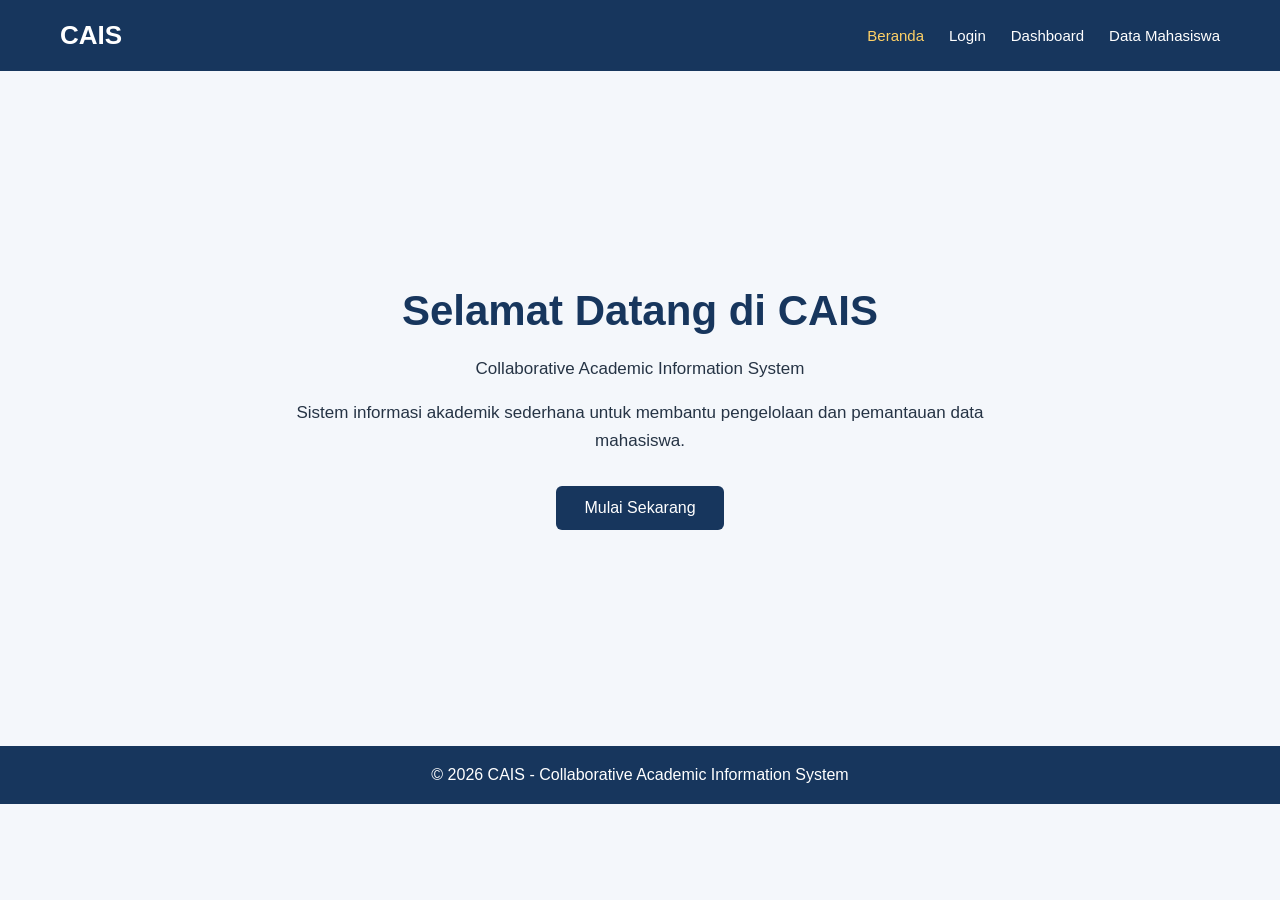
<file: index.html>
<!doctype html>
<html lang="id">
  <head>
    <meta charset="UTF-8" />
    <meta name="viewport" content="width=device-width, initial-scale=1.0" />
    <title>CAIS - Sistem Informasi Akademik</title>
    <link rel="stylesheet" href="css/style.css" />
  </head>
  <body>
    <!-- Navbar -->
    <header>
      <nav class="navbar">
        <div class="logo">CAIS</div>

        <ul class="nav-menu">
          <li><a href="index.html" class="active">Beranda</a></li>
          <li><a href="pages/login.html">Login</a></li>
          <li><a href="pages/dashboard.html">Dashboard</a></li>
          <li><a href="pages/mahasiswa.html">Data Mahasiswa</a></li>
        </ul>
      </nav>
    </header>

    <!-- Hero Section -->
    <main>
      <section class="hero">
        <div class="hero-content">
          <h1>Selamat Datang di CAIS</h1>

          <p>Collaborative Academic Information System</p>

          <p>
            Sistem informasi akademik sederhana untuk membantu pengelolaan dan
            pemantauan data mahasiswa.
          </p>

          <a href="pages/login.html" class="btn-primary"> Mulai Sekarang </a>
        </div>
      </section>
    </main>

    <!-- Footer -->
    <footer>
      <p>&copy; 2026 CAIS - Collaborative Academic Information System</p>
    </footer>
  </body>
</html>
</file>
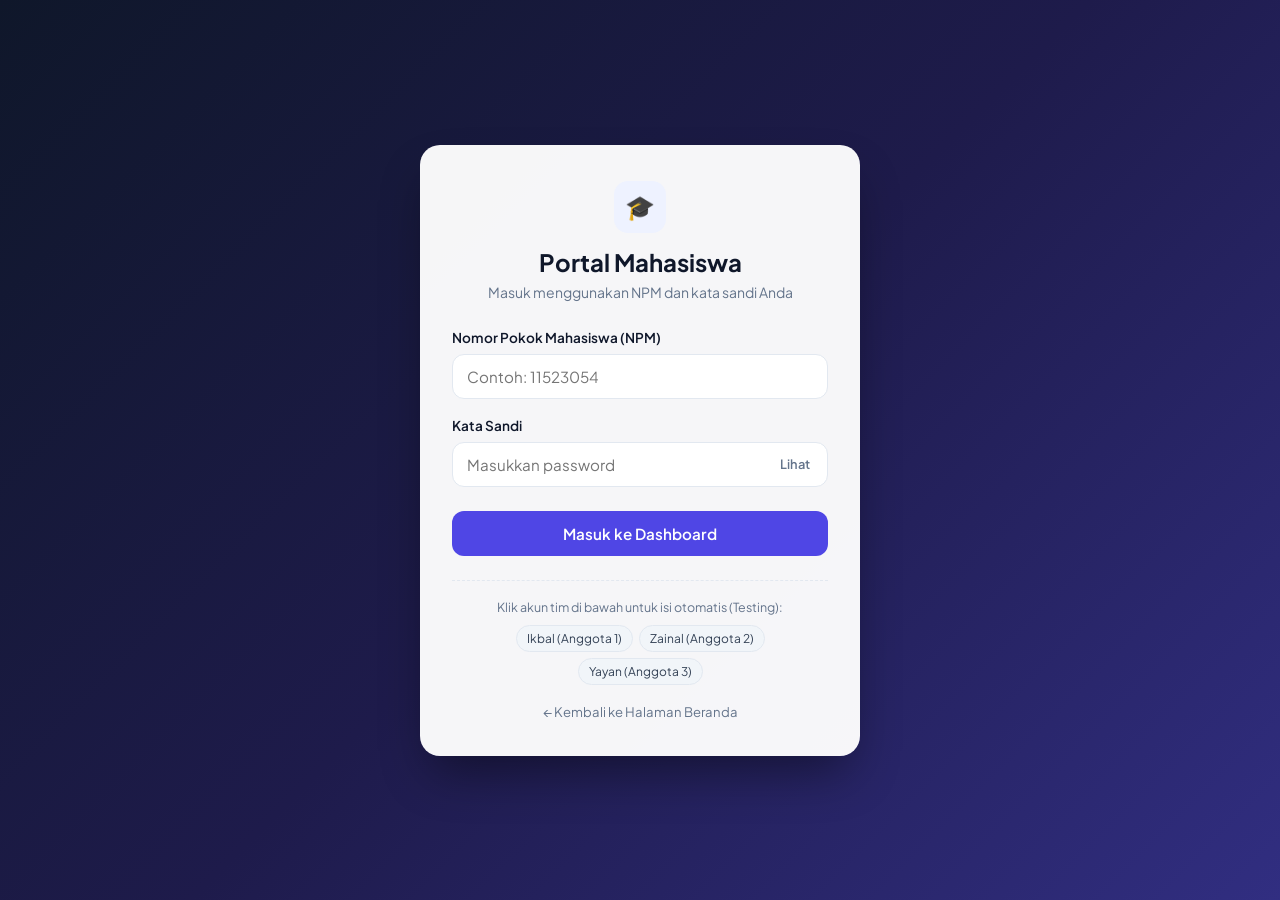
<file: pages/dashboard.html>
<!DOCTYPE html>
<html lang="id">
<head>
  <meta charset="UTF-8" />
  <meta name="viewport" content="width=device-width, initial-scale=1.0" />
  <title>Dashboard Mahasiswa - Portal Proyek</title>
  <link href="https://fonts.googleapis.com/css2?family=Plus+Jakarta+Sans:wght@400;500;600;700&display=swap" rel="stylesheet">
  <style>
    :root {
      --primary: #4f46e5;
      --bg: #f8fafc;
      --surface: #ffffff;
      --text-main: #0f172a;
      --text-muted: #64748b;
      --border: #e2e8f0;
    }

    * { box-sizing: border-box; margin: 0; padding: 0; font-family: 'Plus Jakarta Sans', sans-serif; }
    body { background: var(--bg); color: var(--text-main); }

    .navbar {
      background: var(--surface);
      border-bottom: 1px solid var(--border);
      padding: 16px 32px;
      display: flex;
      justify-content: space-between;
      align-items: center;
    }

    .nav-brand { font-weight: 700; font-size: 1.1rem; color: var(--primary); }
    .nav-links { display: flex; gap: 16px; align-items: center; }
    .nav-links a { text-decoration: none; color: var(--text-muted); font-size: 0.9rem; font-weight: 500; }
    .nav-links a:hover { color: var(--primary); }

    .btn-logout {
      background: #fee2e2;
      color: #b91c1c;
      border: none;
      padding: 8px 16px;
      border-radius: 8px;
      font-weight: 600;
      font-size: 0.85rem;
      cursor: pointer;
    }
    .btn-logout:hover { background: #fecaca; }

    .container { max-width: 1050px; margin: 32px auto; padding: 0 20px; }

    .welcome-banner {
      background: linear-gradient(135deg, #4f46e5, #312e81);
      color: white;
      padding: 28px 32px;
      border-radius: 16px;
      margin-bottom: 24px;
    }
    .welcome-banner h1 { font-size: 1.5rem; margin-bottom: 6px; }
    .welcome-banner p { font-size: 0.9rem; opacity: 0.9; }

    .stats-grid {
      display: grid;
      grid-template-columns: repeat(auto-fit, minmax(220px, 1fr));
      gap: 16px;
      margin-bottom: 24px;
    }

    .stat-card {
      background: var(--surface);
      padding: 20px;
      border-radius: 14px;
      border: 1px solid var(--border);
    }
    .stat-card span { font-size: 0.8rem; color: var(--text-muted); font-weight: 600; }
    .stat-card h2 { font-size: 1.6rem; margin-top: 6px; color: var(--text-main); }

    .grid-2 {
      display: grid;
      grid-template-columns: 1.2fr 1fr;
      gap: 20px;
    }
    @media (max-width: 768px) { .grid-2 { grid-template-columns: 1fr; } }

    .card {
      background: var(--surface);
      border: 1px solid var(--border);
      border-radius: 14px;
      padding: 24px;
    }
    .card h3 { font-size: 1.05rem; margin-bottom: 16px; border-bottom: 1px solid var(--border); padding-bottom: 10px; }

    .info-row { margin-bottom: 12px; font-size: 0.9rem; }
    .info-row strong { display: inline-block; width: 90px; color: var(--text-muted); }

    .jobdesk-list { padding-left: 20px; }
    .jobdesk-list li { margin-bottom: 8px; font-size: 0.9rem; line-height: 1.5; }
  </style>
</head>
<body>

  <nav class="navbar">
    <div class="nav-brand">🎓 Sistem Informasi Kelompok</div>
    <div class="nav-links">
      <a href="../index.html">Beranda</a>
      <a href="dashboard.html" style="color: var(--primary); font-weight: 700;">Dashboard</a>
      <a href="mahasiswa.html">Data Mahasiswa</a>
      <button class="btn-logout" onclick="logout()">Keluar</button>
    </div>
  </nav>

  <div class="container">
    <div class="welcome-banner">
      <h1 id="welcomeName">Selamat Datang!</h1>
      <p id="welcomeRole">Memuat peran...</p>
    </div>

    <!-- Ringkasan Statistik -->
    <div class="stats-grid">
      <div class="stat-card">
        <span>TOTAL ANGGOTA TIM</span>
        <h2 id="totalAnggota">3</h2>
      </div>
      <div class="stat-card">
        <span>MODUL UTAMA</span>
        <h2>4 Modul</h2>
      </div>
      <div class="stat-card">
        <span>STATUS SESI</span>
        <h2 style="color: #10b981; font-size: 1.25rem;">Aktif (Terautentikasi)</h2>
      </div>
    </div>

    <!-- Detail Akun & Jobdesk -->
    <div class="grid-2">
      <div class="card">
        <h3>Profil Mahasiswa Login</h3>
        <div class="info-row"><strong>Nama</strong>: <span id="profNama">-</span></div>
        <div class="info-row"><strong>NPM</strong>: <span id="profNpm">-</span></div>
        <div class="info-row"><strong>Email</strong>: <span id="profEmail">-</span></div>
        <div class="info-row"><strong>Peran</strong>: <span id="profPeran">-</span></div>
        <div class="info-row"><strong>Login Pada</strong>: <span id="profWaktu">-</span></div>
      </div>

      <div class="card">
        <h3>Rincian Jobdesk Anda</h3>
        <ul class="jobdesk-list" id="jobdeskList"></ul>
      </div>
    </div>
  </div>

  <script>
    // Cek Autentikasi: Jika belum login, tendang kembali ke halaman login
    const currentUser = JSON.parse(localStorage.getItem("currentUser"));
    if (!currentUser) {
      window.location.href = "login.html";
    }

    // Tampilkan data ke elemen HTML
    document.getElementById("welcomeName").textContent = `Halo, ${currentUser.nama}!`;
    document.getElementById("welcomeRole").textContent = currentUser.peran;

    document.getElementById("profNama").textContent = currentUser.nama;
    document.getElementById("profNpm").textContent = currentUser.npm;
    document.getElementById("profEmail").textContent = currentUser.email;
    document.getElementById("profPeran").textContent = currentUser.peran;
    document.getElementById("profWaktu").textContent = currentUser.waktuLogin;

    const jobdeskList = document.getElementById("jobdeskList");
    currentUser.jobdesk.forEach(tugas => {
      const li = document.createElement("li");
      li.textContent = tugas;
      jobdeskList.appendChild(li);
    });

    function logout() {
      localStorage.removeItem("currentUser");
      window.location.href = "login.html";
    }
  </script>
</body>
</html>
</file>
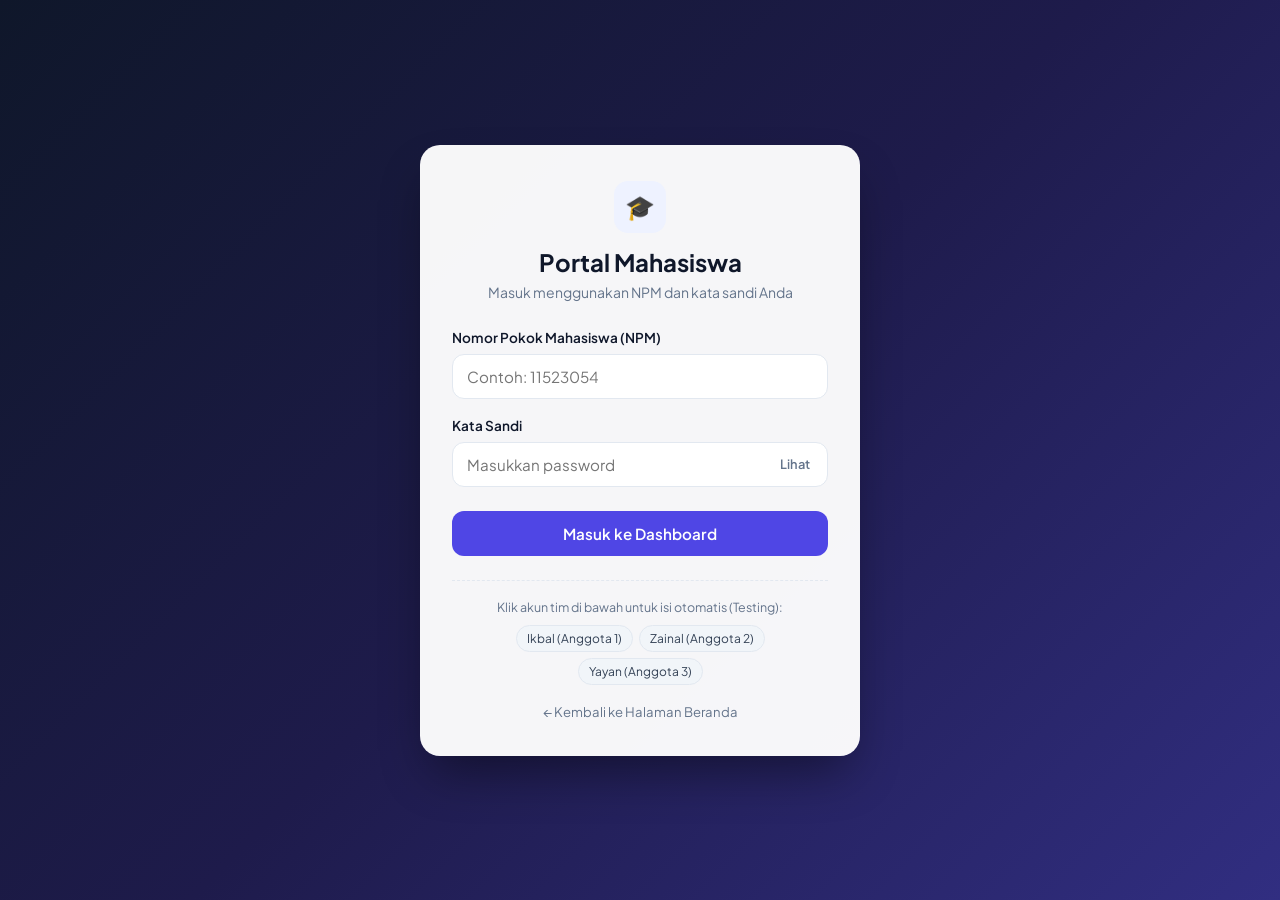
<file: pages/login.html>
<!DOCTYPE html>
<html lang="id">
<head>
  <meta charset="UTF-8" />
  <meta name="viewport" content="width=device-width, initial-scale=1.0" />
  <title>Login Mahasiswa - Portal Akademik & Proyek</title>
  <link href="https://fonts.googleapis.com/css2?family=Plus+Jakarta+Sans:wght@400;500;600;700&display=swap" rel="stylesheet">
  <style>
    :root {
      --primary: #4f46e5;
      --primary-hover: #4338ca;
      --bg-gradient: linear-gradient(135deg, #0f172a 0%, #1e1b4b 50%, #312e81 100%);
      --card-bg: rgba(255, 255, 255, 0.96);
      --text-main: #0f172a;
      --text-muted: #64748b;
      --border: #e2e8f0;
      --danger: #ef4444;
      --success: #10b981;
    }

    * {
      box-sizing: border-box;
      margin: 0;
      padding: 0;
      font-family: 'Plus Jakarta Sans', sans-serif;
    }

    body {
      min-height: 100vh;
      background: var(--bg-gradient);
      display: flex;
      align-items: center;
      justify-content: center;
      padding: 20px;
    }

    .login-wrapper {
      width: 100%;
      max-width: 440px;
      background: var(--card-bg);
      border-radius: 20px;
      padding: 36px 32px;
      box-shadow: 0 25px 50px -12px rgba(0, 0, 0, 0.45);
      animation: fadeIn 0.4s ease-out;
    }

    @keyframes fadeIn {
      from { opacity: 0; transform: translateY(15px); }
      to { opacity: 1; transform: translateY(0); }
    }

    .brand-header {
      text-align: center;
      margin-bottom: 28px;
    }

    .brand-icon {
      width: 52px;
      height: 52px;
      background: #eef2ff;
      color: var(--primary);
      border-radius: 14px;
      display: inline-flex;
      align-items: center;
      justify-content: center;
      font-size: 24px;
      font-weight: 700;
      margin-bottom: 14px;
    }

    .brand-header h1 {
      font-size: 1.5rem;
      color: var(--text-main);
      font-weight: 700;
      margin-bottom: 6px;
    }

    .brand-header p {
      font-size: 0.875rem;
      color: var(--text-muted);
    }

    .alert {
      padding: 12px 14px;
      border-radius: 10px;
      font-size: 0.85rem;
      margin-bottom: 18px;
      display: none;
      align-items: center;
      gap: 8px;
    }

    .alert.error {
      background: #fef2f2;
      color: #b91c1c;
      border: 1px solid #fecaca;
      display: flex;
    }

    .alert.success {
      background: #ecfdf5;
      color: #047857;
      border: 1px solid #a7f3d0;
      display: flex;
    }

    .form-group {
      margin-bottom: 18px;
    }

    .form-group label {
      display: block;
      font-size: 0.85rem;
      font-weight: 600;
      color: var(--text-main);
      margin-bottom: 8px;
    }

    .input-box {
      position: relative;
      display: flex;
      align-items: center;
    }

    .input-box input {
      width: 100%;
      padding: 12px 14px;
      border: 1.5px solid var(--border);
      border-radius: 12px;
      font-size: 0.95rem;
      color: var(--text-main);
      transition: all 0.2s;
      outline: none;
    }

    .input-box input:focus {
      border-color: var(--primary);
      box-shadow: 0 0 0 4px rgba(79, 70, 229, 0.12);
    }

    .toggle-pwd {
      position: absolute;
      right: 12px;
      background: none;
      border: none;
      color: var(--text-muted);
      font-size: 0.8rem;
      font-weight: 600;
      cursor: pointer;
      padding: 4px 6px;
    }

    .toggle-pwd:hover {
      color: var(--primary);
    }

    .btn-login {
      width: 100%;
      padding: 13px;
      background: var(--primary);
      color: #fff;
      border: none;
      border-radius: 12px;
      font-size: 0.95rem;
      font-weight: 600;
      cursor: pointer;
      transition: background 0.2s, transform 0.1s;
      margin-top: 6px;
    }

    .btn-login:hover {
      background: var(--primary-hover);
    }

    .btn-login:active {
      transform: scale(0.99);
    }

    .quick-accounts {
      margin-top: 24px;
      padding-top: 18px;
      border-top: 1px dashed var(--border);
    }

    .quick-accounts p {
      font-size: 0.78rem;
      color: var(--text-muted);
      margin-bottom: 10px;
      text-align: center;
    }

    .chip-list {
      display: flex;
      flex-wrap: wrap;
      gap: 6px;
      justify-content: center;
    }

    .chip {
      background: #f1f5f9;
      border: 1px solid #e2e8f0;
      color: #334155;
      font-size: 0.75rem;
      padding: 5px 10px;
      border-radius: 999px;
      cursor: pointer;
      transition: all 0.2s;
    }

    .chip:hover {
      background: #e0e7ff;
      border-color: #c7d2fe;
      color: var(--primary);
    }

    .back-link {
      display: block;
      text-align: center;
      margin-top: 18px;
      font-size: 0.82rem;
      color: var(--text-muted);
      text-decoration: none;
    }

    .back-link:hover {
      color: var(--primary);
    }
  </style>
</head>
<body>

  <div class="login-wrapper">
    <div class="brand-header">
      <div class="brand-icon">🎓</div>
      <h1>Portal Mahasiswa</h1>
      <p>Masuk menggunakan NPM dan kata sandi Anda</p>
    </div>

    <div id="alertBox" class="alert"></div>

    <form id="loginForm" novalidate>
      <div class="form-group">
        <label for="npm">Nomor Pokok Mahasiswa (NPM)</label>
        <div class="input-box">
          <input type="text" id="npm" placeholder="Contoh: 11523054" autocomplete="off" required />
        </div>
      </div>

      <div class="form-group">
        <label for="password">Kata Sandi</label>
        <div class="input-box">
          <input type="password" id="password" placeholder="Masukkan password" required />
          <button type="button" class="toggle-pwd" id="togglePwd">Lihat</button>
        </div>
      </div>

      <button type="submit" class="btn-login">Masuk ke Dashboard</button>
    </form>

    <!-- Shortcut klik untuk memudahkan testing/demo kelompok -->
    <div class="quick-accounts">
      <p>Klik akun tim di bawah untuk isi otomatis (Testing):</p>
      <div class="chip-list">
        <button type="button" class="chip" onclick="isiOtomatis('11523049', 'ikbalsaputra20')">Ikbal (Anggota 1)</button>
        <button type="button" class="chip" onclick="isiOtomatis('11523054', 'ZEN300301')">Zainal (Anggota 2)</button>
        <button type="button" class="chip" onclick="isiOtomatis('11523059', 'yansper2001')">Yayan (Anggota 3)</button>
      </div>
    </div>

    <a href="../index.html" class="back-link">← Kembali ke Halaman Beranda</a>
  </div>

  <script>
    // =========================================================================
    // DATA MAHASISWA (PENGGANTI DATABASE MYSQL)
    // Kolom: nama, npm, password, email, peran, jobdesk
    // =========================================================================
    const dataMahasiswa = [
      {
        nama: "Mochamad Ikbal Saputra",
        npm: "11523049",
        password: "ikbalsaputra20",
        email: "ikbalsaputra744@gmail.com",
        peran: "Anggota 1 - Project Lead & Frontend Architect",
        jobdesk: [
          "Membuat repository GitHub & workspace (Trello/GitHub Projects).",
          "Mengatur struktur folder proyek & template navigasi/layout dasar.",
          "Code review dan merge kode dari anggota lain."
        ]
      },
      {
        nama: "Zainal Abidin .B",
        npm: "11523054",
        password: "ZEN300301",
        email: "zenabdn30@gmail.com",
        peran: "Anggota 2 - Auth & Dashboard Developer",
        jobdesk: [
          "Membuat antarmuka dan alur validasi login.",
          "Mengembangkan halaman Dashboard (ringkasan data/statistik setelah user berhasil login)."
        ]
      },
      {
        nama: "Yayan Puryansyah",
        npm: "11523059",
        password: "yansper2001",
        email: "puryansyahy@gmail.com",
        peran: "Anggota 3 - Core Feature Developer & Dokumentasi",
        jobdesk: [
          "Membuat fitur CRUD (Tambah, Lihat, Edit, Hapus) pada Modul Data Mahasiswa.",
          "Menulis file README.md (termasuk aturan komunikasi & commit)."
        ]
      }
    ];

    // Simpan database statis ke localStorage agar bisa dibaca juga di Dashboard
    localStorage.setItem("db_mahasiswa", JSON.stringify(dataMahasiswa));

    // Cek jika sudah login sebelumnya, langsung arahkan ke dashboard
    if (localStorage.getItem("currentUser")) {
      window.location.href = "dashboard.html";
    }

    const loginForm = document.getElementById("loginForm");
    const npmInput = document.getElementById("npm");
    const passwordInput = document.getElementById("password");
    const togglePwdBtn = document.getElementById("togglePwd");
    const alertBox = document.getElementById("alertBox");

    // Fitur Show/Hide Password
    togglePwdBtn.addEventListener("click", () => {
      const isHidden = passwordInput.type === "password";
      passwordInput.type = isHidden ? "text" : "password";
      togglePwdBtn.textContent = isHidden ? "Sembunyikan" : "Lihat";
    });

    // Helper untuk tombol demo
    function isiOtomatis(npm, pwd) {
      npmInput.value = npm;
      passwordInput.value = pwd;
      alertBox.style.display = "none";
    }

    function tampilkanPesan(pesan, tipe) {
      alertBox.textContent = pesan;
      alertBox.className = `alert ${tipe}`;
    }

    // Proses Validasi Login
    loginForm.addEventListener("submit", function (e) {
      e.preventDefault();

      const npm = npmInput.value.trim();
      const password = passwordInput.value;

      if (!npm || !password) {
        tampilkanPesan("⚠️ NPM dan Kata Sandi wajib diisi!", "error");
        return;
      }

      // Cari kecocokan NPM dan Password pada array dataMahasiswa
      const userDitemukan = dataMahasiswa.find(
        (mhs) => mhs.npm === npm && mhs.password === password
      );

      if (userDitemukan) {
        // Simpan sesi user yang sedang login (tanpa menyimpan password di sesi aktif)
        const sesiUser = {
          nama: userDitemukan.nama,
          npm: userDitemukan.npm,
          email: userDitemukan.email,
          peran: userDitemukan.peran,
          jobdesk: userDitemukan.jobdesk,
          waktuLogin: new Date().toLocaleString("id-ID")
        };

        localStorage.setItem("currentUser", JSON.stringify(sesiUser));
        tampilkanPesan(`✅ Login berhasil! Selamat datang, ${userDitemukan.nama}...`, "success");

        setTimeout(() => {
          window.location.href = "dashboard.html";
        }, 900);
      } else {
        tampilkanPesan("❌ NPM atau Kata Sandi salah. Silakan periksa kembali.", "error");
      }
    });
  </script>
</body>
</html>
</file>
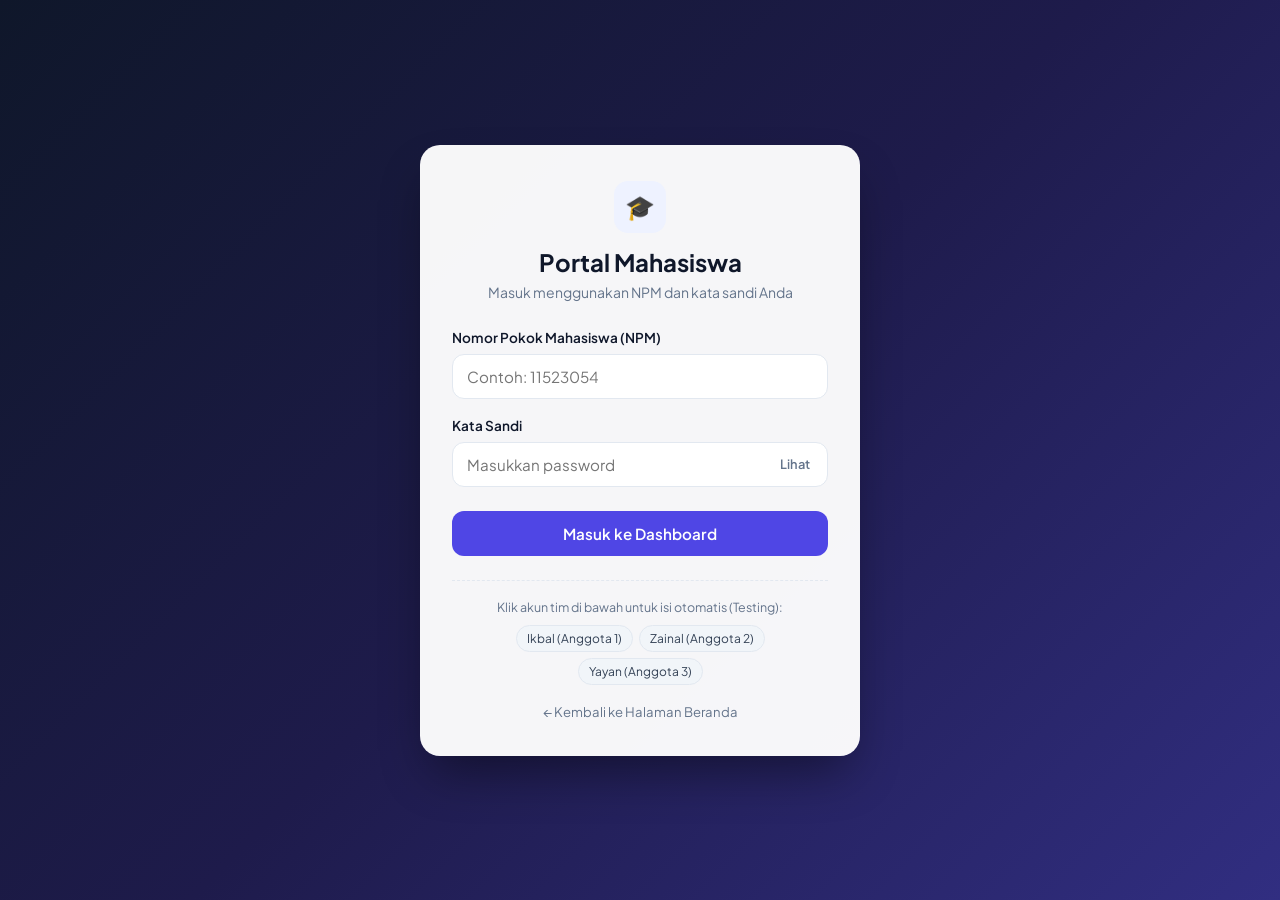
<file: pages/mahasiswa.html>
<!DOCTYPE html>
<html lang="id">
<head>
  <meta charset="UTF-8" />
  <meta name="viewport" content="width=device-width, initial-scale=1.0" />
  <title>Modul Data Mahasiswa - Portal Proyek</title>
  <link href="https://fonts.googleapis.com/css2?family=Plus+Jakarta+Sans:wght@400;500;600;700&display=swap" rel="stylesheet">
  <style>
    :root {
      --primary: #4f46e5;
      --primary-hover: #4338ca;
      --bg: #f8fafc;
      --surface: #ffffff;
      --text-main: #0f172a;
      --text-muted: #64748b;
      --border: #e2e8f0;
      --danger: #ef4444;
      --warning: #f59e0b;
      --success: #10b981;
    }

    * { box-sizing: border-box; margin: 0; padding: 0; font-family: 'Plus Jakarta Sans', sans-serif; }
    body { background: var(--bg); color: var(--text-main); }

    /* Navbar sama dengan Dashboard */
    .navbar {
      background: var(--surface);
      border-bottom: 1px solid var(--border);
      padding: 16px 32px;
      display: flex;
      justify-content: space-between;
      align-items: center;
    }

    .nav-brand { font-weight: 700; font-size: 1.1rem; color: var(--primary); }
    .nav-links { display: flex; gap: 16px; align-items: center; }
    .nav-links a { text-decoration: none; color: var(--text-muted); font-size: 0.9rem; font-weight: 500; }
    .nav-links a:hover { color: var(--primary); }

    .btn-logout {
      background: #fee2e2;
      color: #b91c1c;
      border: none;
      padding: 8px 16px;
      border-radius: 8px;
      font-weight: 600;
      font-size: 0.85rem;
      cursor: pointer;
    }
    .btn-logout:hover { background: #fecaca; }

    /* Container & Header */
    .container { max-width: 1100px; margin: 32px auto; padding: 0 20px; }

    .page-header {
      display: flex;
      justify-content: space-between;
      align-items: center;
      flex-wrap: wrap;
      gap: 16px;
      margin-bottom: 24px;
    }
    .page-header h1 { font-size: 1.5rem; font-weight: 700; }
    .page-header p { font-size: 0.875rem; color: var(--text-muted); margin-top: 4px; }

    .header-actions { display: flex; gap: 10px; }

    .btn {
      padding: 10px 18px;
      border-radius: 10px;
      font-size: 0.875rem;
      font-weight: 600;
      border: none;
      cursor: pointer;
      transition: all 0.2s;
      display: inline-flex;
      align-items: center;
      gap: 6px;
    }
    .btn-primary { background: var(--primary); color: #fff; }
    .btn-primary:hover { background: var(--primary-hover); }
    .btn-secondary { background: #e2e8f0; color: var(--text-main); }
    .btn-secondary:hover { background: #cbd5e1; }

    /* Search & Filter Bar */
    .toolbar {
      background: var(--surface);
      padding: 16px 20px;
      border-radius: 14px 14px 0 0;
      border: 1px solid var(--border);
      border-bottom: none;
      display: flex;
      justify-content: space-between;
      align-items: center;
      flex-wrap: wrap;
      gap: 12px;
    }

    .search-input {
      padding: 10px 14px;
      border: 1px solid var(--border);
      border-radius: 10px;
      width: 280px;
      max-width: 100%;
      font-size: 0.875rem;
      outline: none;
    }
    .search-input:focus { border-color: var(--primary); }

    /* Table */
    .table-responsive {
      background: var(--surface);
      border: 1px solid var(--border);
      border-radius: 0 0 14px 14px;
      overflow-x: auto;
    }

    table { width: 100%; border-collapse: collapse; text-align: left; }
    th {
      background: #f1f5f9;
      padding: 14px 18px;
      font-size: 0.8rem;
      text-transform: uppercase;
      letter-spacing: 0.04em;
      color: var(--text-muted);
      border-bottom: 1px solid var(--border);
    }
    td {
      padding: 16px 18px;
      font-size: 0.9rem;
      border-bottom: 1px solid var(--border);
      vertical-align: top;
    }
    tr:last-child td { border-bottom: none; }
    tr:hover td { background: #f8fafc; }

    .badge-role {
      display: inline-block;
      background: #eef2ff;
      color: var(--primary);
      padding: 4px 10px;
      border-radius: 999px;
      font-size: 0.78rem;
      font-weight: 600;
    }

    .action-btns { display: flex; gap: 6px; }
    .btn-sm {
      padding: 6px 12px;
      border-radius: 8px;
      font-size: 0.78rem;
      font-weight: 600;
      border: none;
      cursor: pointer;
    }
    .btn-edit { background: #fef3c7; color: #b45309; }
    .btn-edit:hover { background: #fde68a; }
    .btn-delete { background: #fee2e2; color: #b91c1c; }
    .btn-delete:hover { background: #fecaca; }

    /* Modal Form */
    .modal-overlay {
      position: fixed;
      inset: 0;
      background: rgba(15, 23, 42, 0.55);
      display: none;
      align-items: center;
      justify-content: center;
      padding: 20px;
      z-index: 100;
    }
    .modal-overlay.active { display: flex; }

    .modal-box {
      background: var(--surface);
      width: 100%;
      max-width: 500px;
      border-radius: 16px;
      padding: 28px;
      box-shadow: 0 20px 25px -5px rgba(0, 0, 0, 0.2);
      animation: popIn 0.2s ease-out;
    }
    @keyframes popIn {
      from { opacity: 0; transform: scale(0.96); }
      to { opacity: 1; transform: scale(1); }
    }

    .modal-header {
      display: flex;
      justify-content: space-between;
      align-items: center;
      margin-bottom: 20px;
    }
    .modal-header h2 { font-size: 1.2rem; }
    .close-modal { background: none; border: none; font-size: 1.4rem; cursor: pointer; color: var(--text-muted); }

    .form-group { margin-bottom: 14px; }
    .form-group label { display: block; font-size: 0.82rem; font-weight: 600; margin-bottom: 6px; }
    .form-group input, .form-group textarea {
      width: 100%;
      padding: 10px 12px;
      border: 1px solid var(--border);
      border-radius: 10px;
      font-size: 0.9rem;
      outline: none;
    }
    .form-group input:focus, .form-group textarea:focus { border-color: var(--primary); }
    .form-group small { display: block; font-size: 0.75rem; color: var(--text-muted); margin-top: 4px; }

    .modal-footer {
      display: flex;
      justify-content: flex-end;
      gap: 10px;
      margin-top: 20px;
    }
  </style>
</head>
<body>

  <nav class="navbar">
    <div class="nav-brand">🎓 Sistem Informasi Kelompok</div>
    <div class="nav-links">
      <a href="../index.html">Beranda</a>
      <a href="dashboard.html">Dashboard</a>
      <a href="mahasiswa.html" style="color: var(--primary); font-weight: 700;">Data Mahasiswa</a>
      <button class="btn-logout" onclick="logout()">Keluar</button>
    </div>
  </nav>

  <div class="container">
    <div class="page-header">
      <div>
        <h1>Modul Data Mahasiswa</h1>
        <p>Kelola data anggota kelompok, peran, dan rincian jobdesk (CRUD)</p>
      </div>
      <div class="header-actions">
        <button class="btn btn-secondary" onclick="resetDefaultData()" title="Kembalikan ke 3 data awal">↻ Reset Data</button>
        <button class="btn btn-primary" onclick="bukaModalTambah()">+ Tambah Mahasiswa</button>
      </div>
    </div>

    <div class="toolbar">
      <input type="text" id="searchInput" class="search-input" placeholder="Cari nama, NPM, atau peran..." oninput="renderTabel()" />
      <span id="jumlahData" style="font-size: 0.85rem; color: var(--text-muted); font-weight: 600;">Total: 0 Mahasiswa</span>
    </div>

    <div class="table-responsive">
      <table>
        <thead>
          <tr>
            <th>No</th>
            <th>NPM</th>
            <th>Nama Lengkap</th>
            <th>Email</th>
            <th>Peran</th>
            <th>Jobdesk Utama</th>
            <th>Aksi</th>
          </tr>
        </thead>
        <tbody id="tabelMahasiswa">
          <!-- Baris data dirender otomatis via JS -->
        </tbody>
      </table>
    </div>
  </div>

  <!-- Modal Tambah / Edit Data Mahasiswa -->
  <div class="modal-overlay" id="modalForm">
    <div class="modal-box">
      <div class="modal-header">
        <h2 id="modalTitle">Tambah Mahasiswa</h2>
        <button class="close-modal" onclick="tutupModal()">&times;</button>
      </div>

      <form id="formMahasiswa">
        <input type="hidden" id="editIndex" value="-1" />

        <div class="form-group">
          <label for="inputNpm">NPM</label>
          <input type="text" id="inputNpm" placeholder="Contoh: 11523060" required />
        </div>

        <div class="form-group">
          <label for="inputNama">Nama Lengkap</label>
          <input type="text" id="inputNama" placeholder="Masukkan nama lengkap" required />
        </div>

        <div class="form-group">
          <label for="inputEmail">Email</label>
          <input type="email" id="inputEmail" placeholder="nama@gmail.com" required />
        </div>

        <div class="form-group">
          <label for="inputPassword">Password Akun Login</label>
          <input type="text" id="inputPassword" placeholder="Password untuk login ke sistem" required />
        </div>

        <div class="form-group">
          <label for="inputPeran">Peran (Role)</label>
          <input type="text" id="inputPeran" placeholder="Contoh: Anggota 4 - QA & Tester" required />
        </div>

        <div class="form-group">
          <label for="inputJobdesk">Rincian Jobdesk</label>
          <textarea id="inputJobdesk" rows="3" placeholder="Pisahkan setiap poin jobdesk dengan baris baru (Enter)" required></textarea>
          <small>*Tekan Enter untuk memisahkan beberapa tugas.</small>
        </div>

        <div class="modal-footer">
          <button type="button" class="btn btn-secondary" onclick="tutupModal()">Batal</button>
          <button type="submit" class="btn btn-primary">Simpan Data</button>
        </div>
      </form>
    </div>
  </div>

  <script>
    // Proteksi Halaman: Wajib login terlebih dahulu
    const currentUser = JSON.parse(localStorage.getItem("currentUser"));
    if (!currentUser) {
      window.location.href = "login.html";
    }

    // Data bawaan awal jika halaman dibuka langsung tanpa lewat login
    const defaultDataMahasiswa = [
      {
        nama: "Mochamad Ikbal Saputra",
        npm: "11523049",
        password: "ikbalsaputra20",
        email: "ikbalsaputra744@gmail.com",
        peran: "Anggota 1 - Project Lead & Frontend Architect",
        jobdesk: [
          "Membuat repository GitHub & workspace (Trello/GitHub Projects).",
          "Mengatur struktur folder proyek & template navigasi/layout dasar.",
          "Code review dan merge kode dari anggota lain."
        ]
      },
      {
        nama: "Zainal Abidin .B",
        npm: "11523054",
        password: "ZEN300301",
        email: "zenabdn30@gmail.com",
        peran: "Anggota 2 - Auth & Dashboard Developer",
        jobdesk: [
          "Membuat antarmuka dan alur validasi login.",
          "Mengembangkan halaman Dashboard (ringkasan data/statistik setelah user berhasil login)."
        ]
      },
      {
        nama: "Yayan Puryansyah",
        npm: "11523059",
        password: "yansper2001",
        email: "puryansyahy@gmail.com",
        peran: "Anggota 3 - Core Feature Developer & Dokumentasi",
        jobdesk: [
          "Membuat fitur CRUD (Tambah, Lihat, Edit, Hapus) pada Modul Data Mahasiswa.",
          "Menulis file README.md (termasuk aturan komunikasi & commit)."
        ]
      }
    ];

    // Ambil data dari localStorage atau gunakan data default
    function getDataMahasiswa() {
      const saved = localStorage.getItem("db_mahasiswa");
      if (!saved) {
        localStorage.setItem("db_mahasiswa", JSON.stringify(defaultDataMahasiswa));
        return [...defaultDataMahasiswa];
      }
      return JSON.parse(saved);
    }

    function saveDataMahasiswa(data) {
      localStorage.setItem("db_mahasiswa", JSON.stringify(data));
      renderTabel();
    }

    // READ: Render Tabel Mahasiswa + Pencarian
    function renderTabel() {
      const data = getDataMahasiswa();
      const keyword = document.getElementById("searchInput").value.toLowerCase();
      const tbody = document.getElementById("tabelMahasiswa");
      tbody.innerHTML = "";

      const filtered = data
        .map((item, originalIndex) => ({ ...item, originalIndex }))
        .filter(mhs =>
          mhs.nama.toLowerCase().includes(keyword) ||
          mhs.npm.toLowerCase().includes(keyword) ||
          mhs.peran.toLowerCase().includes(keyword) ||
          mhs.email.toLowerCase().includes(keyword)
        );

      document.getElementById("jumlahData").textContent = `Total: ${filtered.length} Mahasiswa`;

      if (filtered.length === 0) {
        tbody.innerHTML = `<tr><td colspan="7" style="text-align:center; padding:28px; color:#64748b;">Data mahasiswa tidak ditemukan.</td></tr>`;
        return;
      }

      filtered.forEach((mhs, idx) => {
        const jobdeskHtml = Array.isArray(mhs.jobdesk)
          ? `<ul style="padding-left:16px; margin:0;">${mhs.jobdesk.map(j => `<li>${j}</li>`).join("")}</ul>`
          : mhs.jobdesk;

        const tr = document.createElement("tr");
        tr.innerHTML = `
          <td>${idx + 1}</td>
          <td><strong>${mhs.npm}</strong></td>
          <td>${mhs.nama}</td>
          <td>${mhs.email}</td>
          <td><span class="badge-role">${mhs.peran}</span></td>
          <td style="max-width: 280px; font-size: 0.83rem;">${jobdeskHtml}</td>
          <td>
            <div class="action-btns">
              <button class="btn-sm btn-edit" onclick="bukaModalEdit(${mhs.originalIndex})">Edit</button>
              <button class="btn-sm btn-delete" onclick="hapusMahasiswa(${mhs.originalIndex})">Hapus</button>
            </div>
          </td>
        `;
        tbody.appendChild(tr);
      });
    }

    // CREATE: Buka Modal Tambah
    function bukaModalTambah() {
      document.getElementById("modalTitle").textContent = "Tambah Data Mahasiswa";
      document.getElementById("editIndex").value = "-1";
      document.getElementById("formMahasiswa").reset();
      document.getElementById("modalForm").classList.add("active");
    }

    // UPDATE: Buka Modal Edit
    function bukaModalEdit(index) {
      const data = getDataMahasiswa();
      const mhs = data[index];

      document.getElementById("modalTitle").textContent = "Edit Data Mahasiswa";
      document.getElementById("editIndex").value = index;
      document.getElementById("inputNpm").value = mhs.npm;
      document.getElementById("inputNama").value = mhs.nama;
      document.getElementById("inputEmail").value = mhs.email;
      document.getElementById("inputPassword").value = mhs.password || "";
      document.getElementById("inputPeran").value = mhs.peran;
      document.getElementById("inputJobdesk").value = Array.isArray(mhs.jobdesk) ? mhs.jobdesk.join("\n") : mhs.jobdesk;

      document.getElementById("modalForm").classList.add("active");
    }

    function tutupModal() {
      document.getElementById("modalForm").classList.remove("active");
    }

    // Simpan Hasil Tambah / Edit
    document.getElementById("formMahasiswa").addEventListener("submit", function (e) {
      e.preventDefault();
      const data = getDataMahasiswa();
      const index = parseInt(document.getElementById("editIndex").value, 10);

      const npm = document.getElementById("inputNpm").value.trim();
      const nama = document.getElementById("inputNama").value.trim();
      const email = document.getElementById("inputEmail").value.trim();
      const password = document.getElementById("inputPassword").value.trim();
      const peran = document.getElementById("inputPeran").value.trim();
      const jobdeskArray = document.getElementById("inputJobdesk").value
        .split("\n")
        .map(line => line.trim())
        .filter(line => line !== "");

      // Validasi NPM duplikat saat tambah baru
      const isDuplicate = data.some((m, i) => m.npm === npm && i !== index);
      if (isDuplicate) {
        alert(`NPM ${npm} sudah terdaftar! Gunakan NPM lain.`);
        return;
      }

      const objekMahasiswa = { nama, npm, password, email, peran, jobdesk: jobdeskArray };

      if (index === -1) {
        data.push(objekMahasiswa);
      } else {
        data[index] = objekMahasiswa;
      }

      saveDataMahasiswa(data);
      tutupModal();
    });

    // DELETE: Hapus Data Mahasiswa
    function hapusMahasiswa(index) {
      const data = getDataMahasiswa();
      const target = data[index];
      if (confirm(`Yakin ingin menghapus data "${target.nama}" (${target.npm})?`)) {
        data.splice(index, 1);
        saveDataMahasiswa(data);
      }
    }

    // Reset ke 3 Data Awal Kelompok
    function resetDefaultData() {
      if (confirm("Kembalikan tabel ke 3 data awal anggota kelompok?")) {
        saveDataMahasiswa([...defaultDataMahasiswa]);
      }
    }

    function logout() {
      localStorage.removeItem("currentUser");
      window.location.href = "login.html";
    }

    // Jalankan render saat halaman pertama kali dibuka
    renderTabel();
  </script>
</body>
</html
</file>
<file: css/style.css>
/* Pengaturan dasar */
* {
  margin: 0;
  padding: 0;
  box-sizing: border-box;
}

body {
  font-family: Arial, sans-serif;
  background-color: #f4f7fb;
  color: #263445;
}

/* Navbar */
header {
  background-color: #17365d;
}

.navbar {
  max-width: 1200px;
  margin: auto;
  padding: 20px;
  display: flex;
  justify-content: space-between;
  align-items: center;
}

.logo {
  color: white;
  font-size: 26px;
  font-weight: bold;
}

.nav-menu {
  display: flex;
  list-style: none;
  gap: 25px;
}

.nav-menu a {
  color: white;
  text-decoration: none;
  font-size: 15px;
}

.nav-menu a:hover,
.nav-menu a.active {
  color: #ffd166;
}

/* Beranda */
.hero {
  min-height: 75vh;
  display: flex;
  justify-content: center;
  align-items: center;
  text-align: center;
  padding: 40px 20px;
}

.hero-content {
  max-width: 750px;
}

.hero h1 {
  font-size: 42px;
  color: #17365d;
  margin-bottom: 20px;
}

.hero p {
  font-size: 17px;
  line-height: 1.7;
  margin-bottom: 15px;
}

/* Tombol */
.btn-primary {
  display: inline-block;
  background-color: #17365d;
  color: white;
  padding: 13px 28px;
  border-radius: 6px;
  text-decoration: none;
  margin-top: 15px;
}

.btn-primary:hover {
  background-color: #24558d;
}

/* Footer */
footer {
  background-color: #17365d;
  color: white;
  text-align: center;
  padding: 20px;
}

/* Tampilan HP */
@media (max-width: 600px) {
  .navbar {
    flex-direction: column;
    gap: 15px;
  }

  .nav-menu {
    flex-wrap: wrap;
    justify-content: center;
    gap: 15px;
  }

  .hero h1 {
    font-size: 30px;
  }
}
</file>
